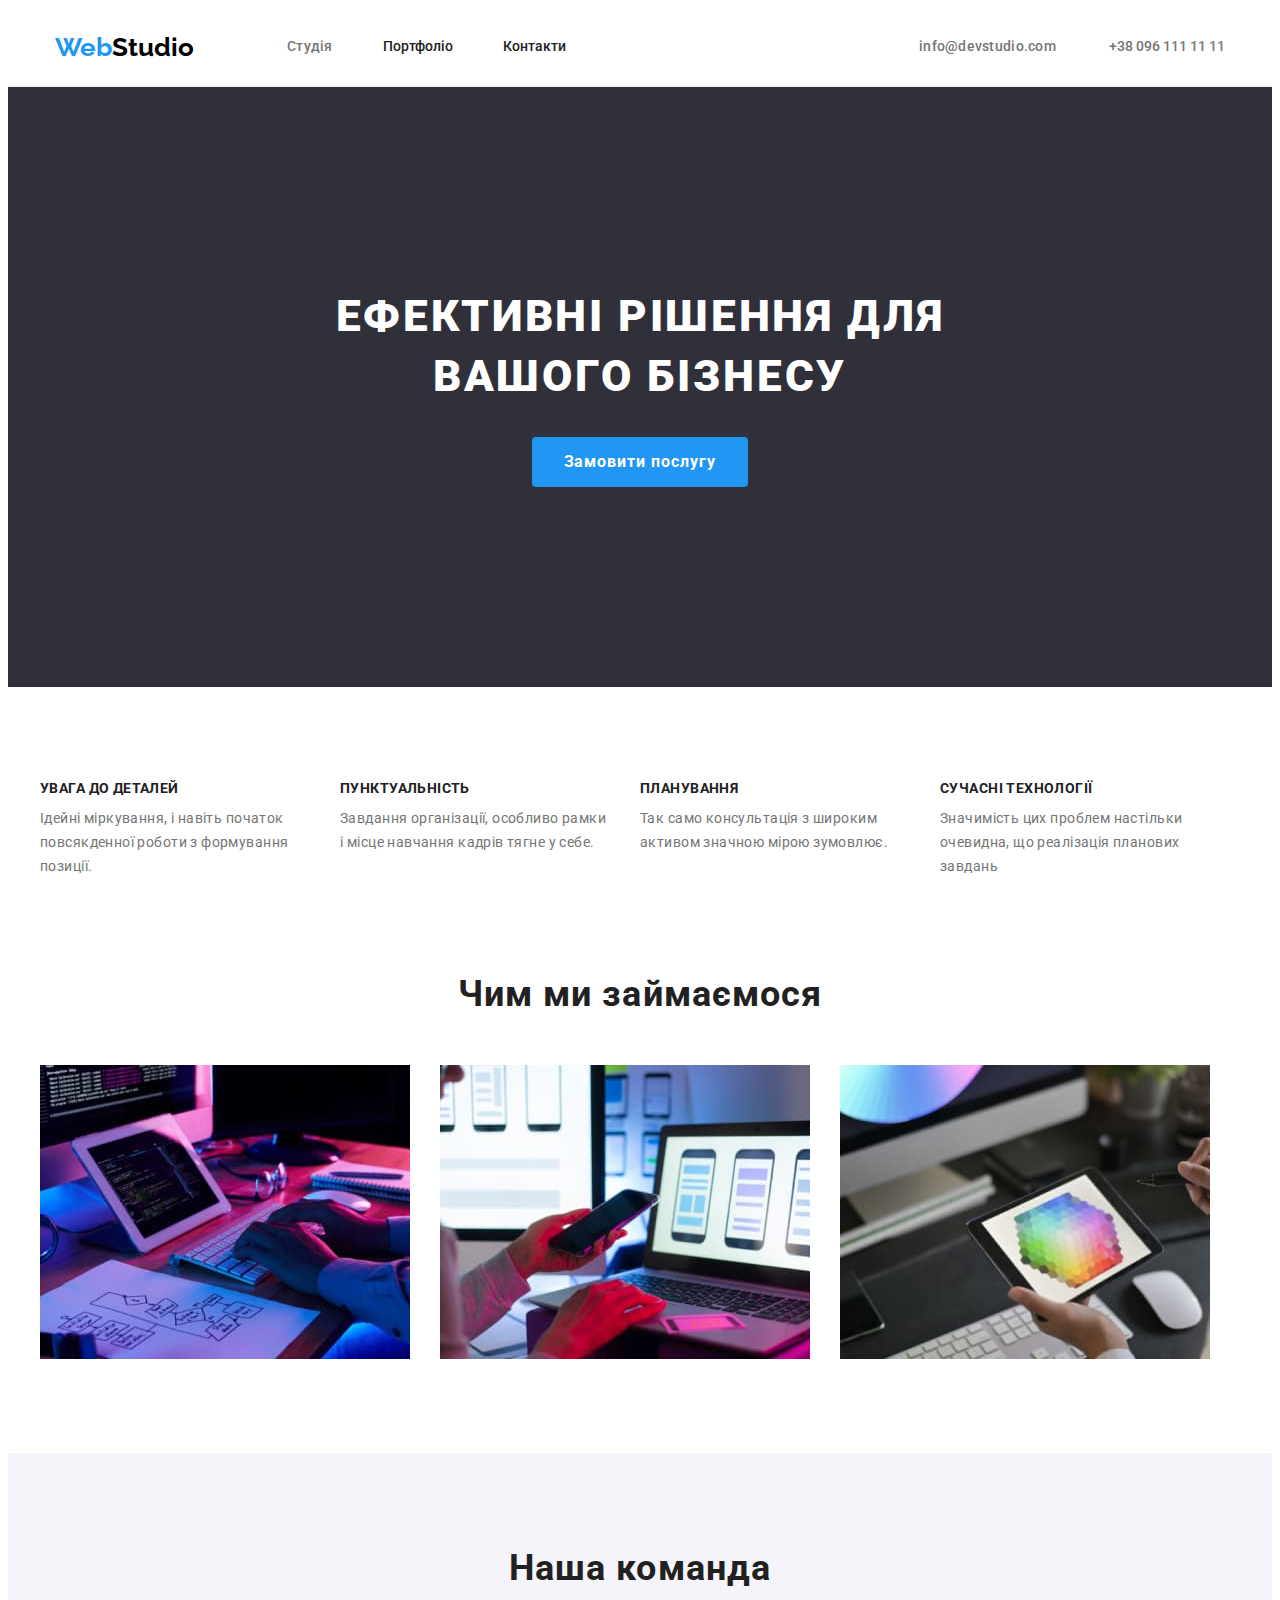
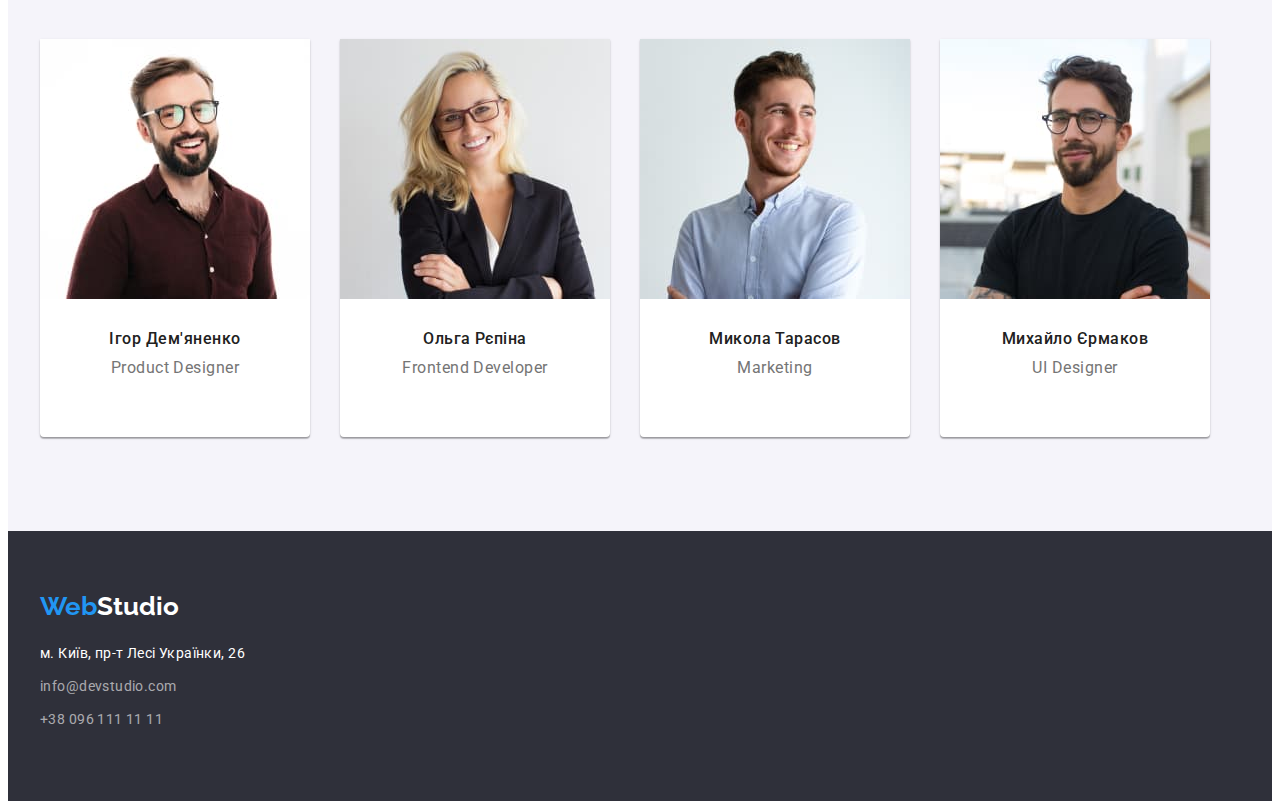
<file: index.html>
<!DOCTYPE html>
<html lang="uk">
  <head>
    <meta charset="UTF-8" />
    <meta http-equiv="X-UA-Compatible" content="IE=edge" />
    <meta name="viewport" content="width=device-width, initial-scale=1.0" />
    <link rel="preconnect" href="https://fonts.googleapis.com" />
    <link rel="preconnect" href="https://fonts.gstatic.com" crossorigin />
    <link
      href="https://fonts.googleapis.com/css2?family=Raleway:wght@700&family=Roboto:wght@400;500;700;900&display=swap"
      rel="stylesheet"
    />
    <title>Web Studio (Version 2.1)</title>
    <link
      rel="stylesheet"
      href="https://cdnjs.cloudflare.com/ajax/libs/modern-normalize/1.1.0/modern-normalize.min.css"
      integrity="sha512-wpPYUAdjBVSE4KJnH1VR1HeZfpl1ub8YT/NKx4PuQ5NmX2tKuGu6U/JRp5y+Y8XG2tV+wKQpNHVUX03MfMFn9Q=="
      crossorigin="anonymous"
      referrerpolicy="no-referrer"
    />
    <link rel="stylesheet" href="./css/styles.css" />
  </head>
  <body>
    <header class="header">
      <div class="container header-border">
        <a class="header-logo" href="/"
          ><span style="color: #2196f3">Web</span>Studio</a
        >
        <nav class="header-nav">
          <ul class="header-list">
            <li>
              <a href="./index.html" class="header-link active">Студія</a>
            </li>
            <li>
              <a href="./portfolio.html" class="header-link">Портфоліо</a>
            </li>
            <li>
              <a href="" class="header-link">Контакти</a>
            </li>
          </ul>
        </nav>
        <div class="header-container">
          <a href="mail_to:info@devstudio.com" class="header-mail active"
            >info@devstudio.com</a
          >
          <a href="tel:+380961111111" class="header-tel">+38 096 111 11 11</a>
        </div>
      </div>
    </header>
    <main>
      <section class="main">
        <div class="container">
          <h1 class="main-title">Ефективні рішення для <br />вашого бізнесу</h1>

          <div class="main-btn">
            <button type="button" class="main-btn-btn">Замовити послугу</button>
          </div>
        </div>
      </section>
      <section class="features">
        <div class="container">
          <ul class="features-list">
            <li class="features-items">
              <h3 class="features-title">УВАГА ДО ДЕТАЛЕЙ</h3>
              <p class="featueres-item">
                Ідейні міркування, і навіть початок повсякденної роботи з
                формування позиції.
              </p>
            </li>
            <li class="features-items">
              <h3 class="features-title">ПУНКТУАЛЬНІСТЬ</h3>
              <p class="featueres-item">
                Завдання організації, особливо рамки і місце навчання кадрів
                тягне у себе.
              </p>
            </li>
            <li class="features-items">
              <h3 class="features-title">ПЛАНУВАННЯ</h3>
              <p class="featueres-item">
                Так само консультація з широким активом значною мірою зумовлює.
              </p>
            </li>
            <li class="features-items">
              <h3 class="features-title">СУЧАСНІ ТЕХНОЛОГІЇ</h3>
              <p class="featueres-item">
                Значимість цих проблем настільки очевидна, що реалізація
                планових завдань
              </p>
            </li>
          </ul>
        </div>
      </section>
      <section class="what-we-do">
        <div class="container">
          <h2 class="what-we-do-title">Чим ми займаємося</h2>
          <ul class="what-we-do-list">
            <li class="what-we-do-item">
              <img
                src="./img/img_1.jpg"
                alt="картинка_1"
                width="370"
                height="294"
              />
            </li>
            <li class="what-we-do-item">
              <img
                src="./img/img_2.jpg"
                alt="картинка_2"
                width="370"
                height="294"
              />
            </li>
            <li class="what-we-do-item">
              <img
                src="./img/img_3.jpg"
                alt="картинка_3"
                width="370"
                height="294"
              />
            </li>
          </ul>
        </div>
      </section>
      <section class="team">
        <div class="container">
          <h2 class="team-title">Наша команда</h2>
          <ul class="team-list">
            <li class="team-items">
              <img
                src="./img/our_team_1.jpg"
                alt="наша_команда_1"
                width="270"
                height="260"
              />
              <h3 class="team-title-card">Ігор Дем'яненко</h3>
              <p class="team-text">Product Designer</p>
            </li>
            <li class="team-items">
              <img
                src="./img/our_team_2.jpg"
                alt="наша_команда_2"
                width="270"
                height="260"
              />
              <h3 class="team-title-card">Ольга Рєпіна</h3>
              <p class="team-text">Frontend Developer</p>
            </li>
            <li class="team-items">
              <img
                src="./img/our_team_3.jpg"
                alt="наша_команда_3"
                width="270"
                height="260"
              />
              <h3 class="team-title-card">Микола Тарасов</h3>
              <p class="team-text">Marketing</p>
            </li>
            <li class="team-items">
              <img
                src="./img/our_team_4.jpg"
                alt="наша_команда_4"
                width="270"
                height="260"
              />
              <h3 class="team-title-card">Михайло Єрмаков</h3>
              <p class="team-text">UI Designer</p>
            </li>
          </ul>
        </div>
      </section>
    </main>
    <footer class="footer">
      <div class="container">
        <div class="footer-logo">
          <a class="footer-logo-web" href="/"
            ><span style="color: #2196f3">Web</span>Studio</a
          >
        </div>

        <address class="footer-address">
          <ul class="footer-list">
            <li>
              <a href="/" class="footer-address-link"
                >м. Київ, пр-т Лесі Українки, 26</a
              >
            </li>
            <li>
              <a href="mailto:info@devstudio.com" class="footer-mail"
                >info@devstudio.com</a
              >
            </li>
            <li>
              <a href="tel:+380961111111" class="footer-tel"
                >+38 096 111 11 11</a
              >
            </li>
          </ul>
        </address>
      </div>
    </footer>
  </body>
</html>
</file>
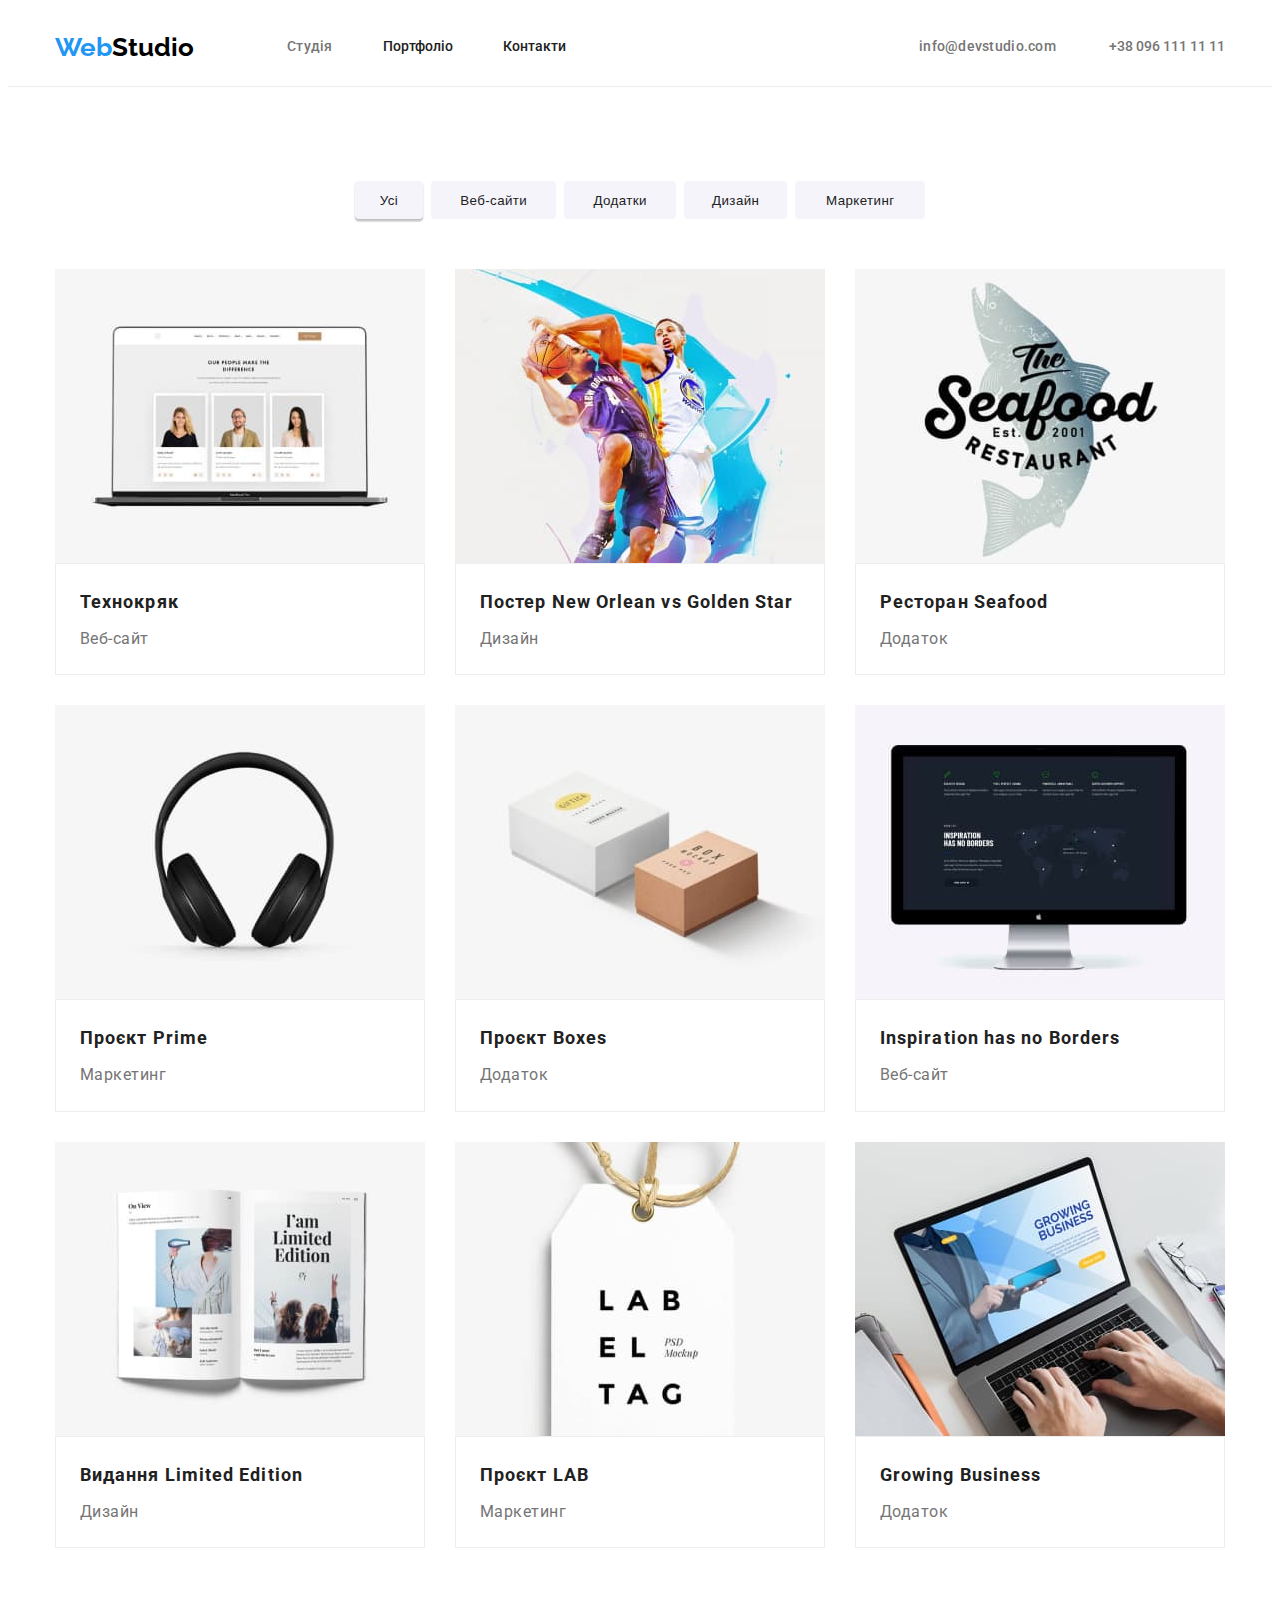
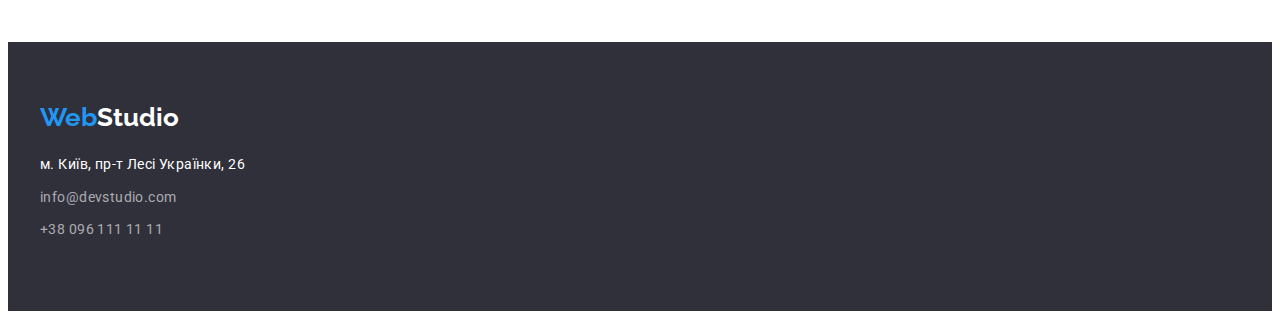
<file: portfolio.html>
<!DOCTYPE html>
<html lang="uk">
  <head>
    <meta charset="UTF-8" />
    <meta http-equiv="X-UA-Compatible" content="IE=edge" />
    <meta name="viewport" content="width=device-width, initial-scale=1.0" />
    <link rel="preconnect" href="https://fonts.googleapis.com" />
    <link rel="preconnect" href="https://fonts.gstatic.com" crossorigin />
    <link
      href="https://fonts.googleapis.com/css2?family=Oleo+Script&family=Raleway:wght@700&family=Roboto:wght@400;500;700&display=swap"
      rel="stylesheet"
    />
    <title>Web Studio (Version 2.1)</title>
    <link
      rel="stylesheet"
      href="https://cdnjs.cloudflare.com/ajax/libs/modern-normalize/1.1.0/modern-normalize.min.css"
      integrity="sha512-wpPYUAdjBVSE4KJnH1VR1HeZfpl1ub8YT/NKx4PuQ5NmX2tKuGu6U/JRp5y+Y8XG2tV+wKQpNHVUX03MfMFn9Q=="
      crossorigin="anonymous"
      referrerpolicy="no-referrer"
    />
    <link rel="stylesheet" href="./css/styles.css" />
  </head>
  <body>
    <header class="header">
      <div class="container header-border">
        <a class="header-logo" href="/"
          ><span style="color: #2196f3">Web</span>Studio</a
        >
        <nav class="header-nav">
          <ul class="header-list">
            <li>
              <a href="./index.html" class="header-link active">Студія</a>
            </li>
            <li>
              <a href="./portfolio.html" class="header-link">Портфоліо</a>
            </li>
            <li>
              <a href="" class="header-link">Контакти</a>
            </li>
          </ul>
        </nav>
        <div class="header-container">
          <a href="mail_to:info@devstudio.com" class="header-mail active"
            >info@devstudio.com</a
          >
          <a href="tel:+380961111111" class="header-tel">+38 096 111 11 11</a>
        </div>
      </div>
    </header>
    <main>
      <section class="projects-list">
        <div class="container">
          <div class="projects-group-btn">
            <ul class="projects-items-btn">
              <li>
                <button type="button" class="projects-button active-btn">
                  Усі
                </button>
              </li>
              <li>
                <button type="button" class="projects-button btn-web">
                  Веб-сайти
                </button>
              </li>
              <li>
                <button type="button" class="projects-button btn-app">
                  Додатки
                </button>
              </li>
              <li>
                <button type="button" class="projects-button btn-design">
                  Дизайн
                </button>
              </li>
              <li>
                <button type="button" class="projects-button btn-marketing">
                  Маркетинг
                </button>
              </li>
            </ul>
          </div>
          <ul class="projects-items">
            <li class="project">
              <img
                src="./img/project_1.jpg"
                alt="Технокряк"
                width="370"
                height="294"
              />
              <div class="project-info">
                <h3 class="project-title">Технокряк</h3>
                <a href="" class="project-link">Веб-сайт</a>
              </div>
            </li>
            <li class="project">
              <img
                src="./img/project_2.jpg"
                alt="Постер New Orlean vs Golden Star"
                width="370"
                height="294"
              />
              <div class="project-info">
                <h3 class="project-title">Постер New Orlean vs Golden Star</h3>
                <a href="" class="project-link">Дизайн</a>
              </div>
            </li>
            <li class="project">
              <img
                src="./img/project_3.jpg"
                alt="Ресторан Seafood"
                width="370"
                height="294"
              />
              <div class="project-info">
                <h3 class="project-title">Ресторан Seafood</h3>
                <a href="" class="project-link">Додаток</a>
              </div>
            </li>

            <li class="project">
              <img
                src="./img/project_4.jpg"
                alt="Проєкт Prime"
                width="370"
                height="294"
              />
              <div class="project-info">
                <h3 class="project-title">Проєкт Prime</h3>
                <a href="" class="project-link">Маркетинг</a>
              </div>
            </li>
            <li class="project">
              <img
                src="./img/project_5.jpg"
                alt="Проєкт Boxes"
                width="370"
                height="294"
              />
              <div class="project-info">
                <h3 class="project-title">Проєкт Boxes</h3>
                <a href="" class="project-link">Додаток</a>
              </div>
            </li>
            <li class="project">
              <img
                src="./img/project_6.jpg"
                alt="Inspiration has no Borders"
                width="370"
                height="294"
              />
              <div class="project-info">
                <h3 class="project-title">Inspiration has no Borders</h3>
                <a href="" class="project-link">Веб-сайт</a>
              </div>
            </li>
            <li class="project">
              <img
                src="./img/project_7.jpg"
                alt="Видання Limited Edition"
                width="370"
                height="294"
              />
              <div class="project-info">
                <h3 class="project-title">Видання Limited Edition</h3>
                <a href="" class="project-link">Дизайн</a>
              </div>
            </li>
            <li class="project">
              <img
                src="./img/project_8.jpg"
                alt="Проєкт LAB"
                width="370"
                height="294"
              />
              <div class="project-info">
                <h3 class="project-title">Проєкт LAB</h3>
                <a href="" class="project-link">Маркетинг</a>
              </div>
            </li>
            <li class="project">
              <img
                src="./img/project_9.jpg"
                alt="Growing Business"
                width="370"
                height="294"
              />
              <div class="project-info">
                <h3 class="project-title">Growing Business</h3>
                <a href="" class="project-link">Додаток</a>
              </div>
            </li>
          </ul>
        </div>
      </section>
    </main>
    <footer class="footer">
      <div class="container footer-container">
        <div class="footer-logo">
          <a class="footer-logo-web" href="/"
            ><span style="color: #2196f3">Web</span>Studio</a
          >
        </div>
        <address class="footer-address">
          <ul class="footer-list">
            <li>
              <a href="/" class="footer-address-link"
                >м. Київ, пр-т Лесі Українки, 26</a
              >
            </li>
            <li>
              <a href="mailto:info@devstudio.com" class="footer-mail"
                >info@devstudio.com</a
              >
            </li>
            <li>
              <a href="tel:+380961111111" class="footer-tel"
                >+38 096 111 11 11</a
              >
            </li>
          </ul>
        </address>
      </div>
    </footer>
  </body>
</html>
</file>
<file: css/styles.css>
:root {
  --main-bg-color: #ffffff;
  --main-color: #212121;
  --second-color: #757575;
  --accent-color: #2196f3;
  --main-font-family: "Roboto", sans-serif;
}
p,
h1,
h2,
h3,
h4,
h5,
h6 {
  margin: 0px;
}
ul,
ol {
  margin: 0px;
  padding-left: 0px;
}
button {
  cursor: pointer;
}
img {
  display: block;
  max-width: 100%;
  height: auto;
}
body {
  font-family: var(--main-font-family);
  flex-grow: 1;
}
a {
  text-decoration: none;
}
.container {
  width: 1200px;
  padding: 0 15px;
  margin: 0 auto;
}
header .container {
  display: flex;
  align-items: center;
}

.header-container {
  margin-left: auto;
  padding-right: 15px;
}
.header-container > a:not(:last-child) {
  margin-right: 50px;
}

.header {
  background: var(--main-bg-color);
  font-weight: 500;
  font-size: 14px;
  line-height: 1.14;
  padding-top: 0;
  border-bottom-width: 1px;
  border-bottom-style: solid;
  border-bottom-color: #ececec;
}
.header-logo {
  font-family: "Raleway";
  font-style: normal;
  font-weight: 700;
  font-size: 26px;
  line-height: 1.17;
  color: #000000;
  padding: 24px 0 24px 15px;
  margin-right: 93px;
}
.header-list {
  display: flex;
}
.header-list > li:not(:last-child) {
  margin-right: 50px;
}
.header-link {
  color: var(--main-color);
}
.active {
  letter-spacing: 0.02em;
  color: var(--second-color);
}
.active:hover,
.active:focus {
  color: var(--accent-color);
}
.header-tel {
  color: var(--second-color);
}
.main {
  background-color: #2f303a;
  padding: 200px 0;
}

.main-title {
  font-weight: 900;
  font-size: 44px;
  line-height: 1.36;
  letter-spacing: 0.06em;
  text-transform: uppercase;
  color: #ffffff;
  margin-bottom: 30px;
  text-align: center;
}
.main-btn {
  width: 217px;
  height: 50px;
  margin-left: auto;
  margin-right: auto;
}
.main-btn-btn {
  padding: 10px 32px;
  background: #2196f3;
  border: none;
  border-radius: 4px;
  font-family: "Roboto";
  font-style: normal;
  font-weight: 700;
  font-size: 16px;
  line-height: 1.88;
  display: flex;
  align-items: center;
  text-align: center;
  letter-spacing: 0.06em;
  color: #ffffff;
}
.features {
  padding-top: 94px;
  padding-bottom: 94px;
  background: #ffffff;
}
.container > .features-list {
  width: 1170px;
}
.features-list {
  display: flex;
}
.features-list > li:not(:last-child) {
  margin-right: 30px;
}
.features-items {
  width: 270px;
}

.features-title {
  font-size: 14px;
  line-height: 1.14;
  letter-spacing: 0.03em;
  color: var(--main-color);
  margin-bottom: 10px;
}
.featueres-item {
  font-size: 14px;
  line-height: 1.71;
  letter-spacing: 0.03em;
  color: var(--second-color);
}
.what-we-do {
  background-color: #ffffff;
  padding-bottom: 94px;
}

.what-we-do-title {
  font-size: 36px;
  line-height: 1.17;
  text-align: center;
  letter-spacing: 0.03em;
  color: var(--main-color);
  margin-bottom: 50px;
}
.what-we-do-list {
  display: flex;
}
.what-we-do-item:not(:last-child) {
  margin-right: 30px;
}
.what-we-do-item {
  left: 215px;
  top: 1058px;
}
.team {
  background-color: #f5f4fa;
  padding: 94px 0;
}
.team > .container {
  width: 1200px;
}
.team-title {
  font-size: 36px;
  line-height: 1.17;
  text-align: center;
  letter-spacing: 0.03em;
  color: var(--main-color);
  margin-bottom: 50px;
}
.team-items {
  width: 270px;
  height: 368px;
  left: 215px;
  top: 1632px;
  background: #ffffff;
  box-shadow: 0px 1px 3px rgba(0, 0, 0, 0.12), 0px 1px 1px rgba(0, 0, 0, 0.14),
    0px 2px 1px rgba(0, 0, 0, 0.2);
  border-radius: 0px 0px 4px 4px;
  padding-bottom: 30px;
}
.team-items:not(:last-child) {
  margin-right: 30px;
}
.team-title-card {
  font-weight: 500;
  font-size: 16px;
  line-height: 1.19;
  text-align: center;
  letter-spacing: 0.03em;
  color: var(--main-color);
  margin-top: 30px;
  margin-bottom: 10px;
}
.team-list {
  font-size: 16px;
  line-height: 1.19;
  text-align: center;
  letter-spacing: 0.03em;
  color: var(--second-color);
  display: flex;
}

.projects-group-btn {
  align-items: center;
  max-width: 575px;
  margin-right: auto;
  margin-left: auto;
  margin-bottom: 50px;
}
.projects-group-btn > li:not(:last-child) {
  margin-right: 8px;
}
.projects-items-btn {
  display: flex;
  justify-content: center;
}

.projects-button {
  height: 38px;
  border: none;
  border-radius: 4px;
  background: #f5f4fa;
  padding: 6px 22px;
  font-weight: 500;
  line-height: 1.63;
  text-align: center;
  letter-spacing: 0.03em;
  color: var(--main-color);
}
.active-btn {
  padding: 6px 25px;
  box-shadow: 0px 3px 1px rgba(0, 0, 0, 0.1), 0px 1px 2px rgba(0, 0, 0, 0.08),
    0px 2px 2px rgba(0, 0, 0, 0.12);
}
.active-btn:hover,
.active-btn:focus {
  background: #2196f3;
  color: #ffffff;
}

.btn-web {
  width: 125px;
}
.btn-app {
  width: 112px;
}
.btn-design {
  width: 103px;
}
.btn-marketing {
  width: 130px;
}
.projects-list {
  padding: 94px 0;
}
.projects-list > .container {
  width: 1170px;
  padding: 0 0;
}
.projects-items-btn {
}
.projects-items-btn > li:not(:last-child) {
  margin-right: 8px;
}
.projects-items {
  display: flex;
  flex-wrap: wrap;
  gap: 30px;
}
.project {
  background: var(--main-bg-color);
}
.project-info {
  padding: 20px 24px;
  border: 1px solid #eeeeee;
}
.project-title {
  font-size: 18px;
  line-height: 2;
  letter-spacing: 0.06em;
  color: var(--main-color);
  margin-bottom: 4px;
}
.project-link {
  font-size: 16px;
  line-height: 1.88;
  letter-spacing: 0.03em;
  color: var(--second-color);
}
.footer {
  background-color: #2f303a;
  padding: 60px 0;
}

.footer-logo-web {
  font-family: "Raleway";
  font-style: normal;
  font-weight: 700;
  font-size: 26px;
  line-height: 1.19;
  color: #ffffff;
}
.footer-logo {
  margin-bottom: 20px;
}
.footer-address {
  font-style: normal;
  font-weight: 400;
  font-size: 14px;
  line-height: 1.71;
  letter-spacing: 0.03em;
}
.footer-list > li {
  margin-bottom: 9px;
}

.footer-address-link {
  color: #ffffff;
}
.footer-mail {
  color: rgba(255, 255, 255, 0.6);
}
.footer-mail:hover,
.footer-mail:focus {
  color: #2196f3;
}
.footer-tel {
  color: rgba(255, 255, 255, 0.6);
}
ul {
  list-style: none;
}
</file>
